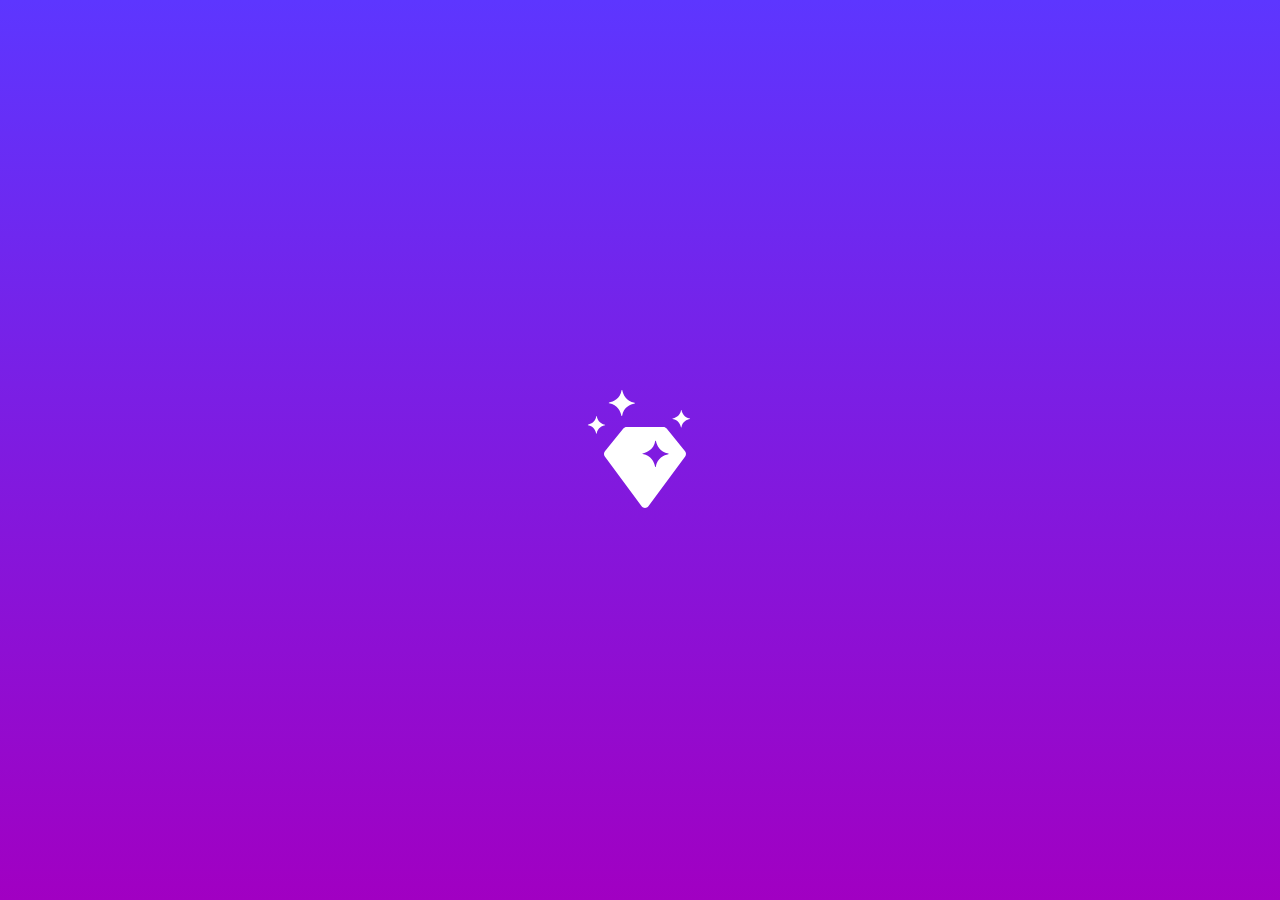
<file: glimmer/index.html>
<head>
  <link rel="stylesheet" href="glimmer.css">
</head>
<body style="margin: 0; background: linear-gradient(180deg, #5D36FF 0%, #A100C2 100%);">
  <aside>
    <svg width="120" height="120" viewBox="0 0 120 120" fill="none" xmlns="http://www.w3.org/2000/svg">
    <path fill-rule="evenodd" clip-rule="evenodd" d="M46.6026 37C45.3357 37 44.1364 37.5715 43.3379 38.5556L24.9405 61.23C23.7324 62.7189 23.6834 64.8368 24.8211 66.3802L61.616 116.29C62.4087 117.365 63.6647 118 65 118C66.3353 118 67.5913 117.365 68.384 116.29L105.179 66.3802C106.317 64.8368 106.268 62.7189 105.06 61.23L86.6621 38.5556C85.8636 37.5715 84.6643 37 83.3974 37H46.6026ZM88.3249 63.5392C79.643 62.0748 76.8647 55.2489 75.9469 50.9797C75.8477 50.5577 75.302 50.5825 75.2276 51.0045C73.764 59.6919 66.9425 62.4719 62.6759 63.3903C62.2543 63.4896 62.2791 64.0357 62.7008 64.1101C71.3827 65.5746 74.1609 72.4004 75.0787 76.6697C75.178 77.0917 75.7237 77.0668 75.7981 76.6449C77.2616 67.9574 84.0832 65.1774 88.3497 64.259C88.7714 64.1598 88.7466 63.6137 88.3249 63.5392Z" fill="white"/>
    <path class="star" d="M101.542 20.3013C102.16 23.126 104.031 27.6422 109.878 28.6111C110.162 28.6604 110.179 29.0217 109.895 29.0874C107.022 29.695 102.428 31.5343 101.442 37.2822C101.392 37.5614 101.024 37.5778 100.958 37.2986C100.34 34.4739 98.4685 29.9578 92.6215 28.9888C92.3375 28.9396 92.3208 28.5783 92.6048 28.5126C95.4782 27.9049 100.072 26.0656 101.058 20.3178C101.108 20.0386 101.476 20.0222 101.542 20.3013Z" fill="white"/>
    <path class="star" d="M42.2811 0.302036C43.1925 4.53904 45.9515 11.3133 54.5733 12.7667C54.9921 12.8406 55.0167 13.3826 54.598 13.4811C50.361 14.3925 43.5867 17.1515 42.1333 25.7733C42.0594 26.1921 41.5174 26.2167 41.4189 25.798C40.5075 21.561 37.7485 14.7867 29.1267 13.3333C28.7079 13.2594 28.6833 12.7174 29.102 12.6189C33.339 11.7075 40.1133 8.94848 41.5667 0.326668C41.6406 -0.0921059 42.1826 -0.116738 42.2811 0.302036Z" fill="white"/>
    <path class="star" d="M16.7874 26.3048C17.395 29.1782 19.2344 33.7722 24.9822 34.7579C25.2614 34.808 25.2778 35.1755 24.9986 35.2423C22.174 35.8604 17.6578 37.7315 16.6889 43.5784C16.6396 43.8624 16.2783 43.8791 16.2126 43.5951C15.605 40.7218 13.7657 36.1277 8.01778 35.1421C7.7386 35.092 7.72218 34.7244 8.00136 34.6576C10.826 34.0395 15.3422 32.1685 16.3111 26.3215C16.3604 26.0375 16.7217 26.0208 16.7874 26.3048Z" fill="white"/>
    </svg>
  </aside>
</body>
</file>
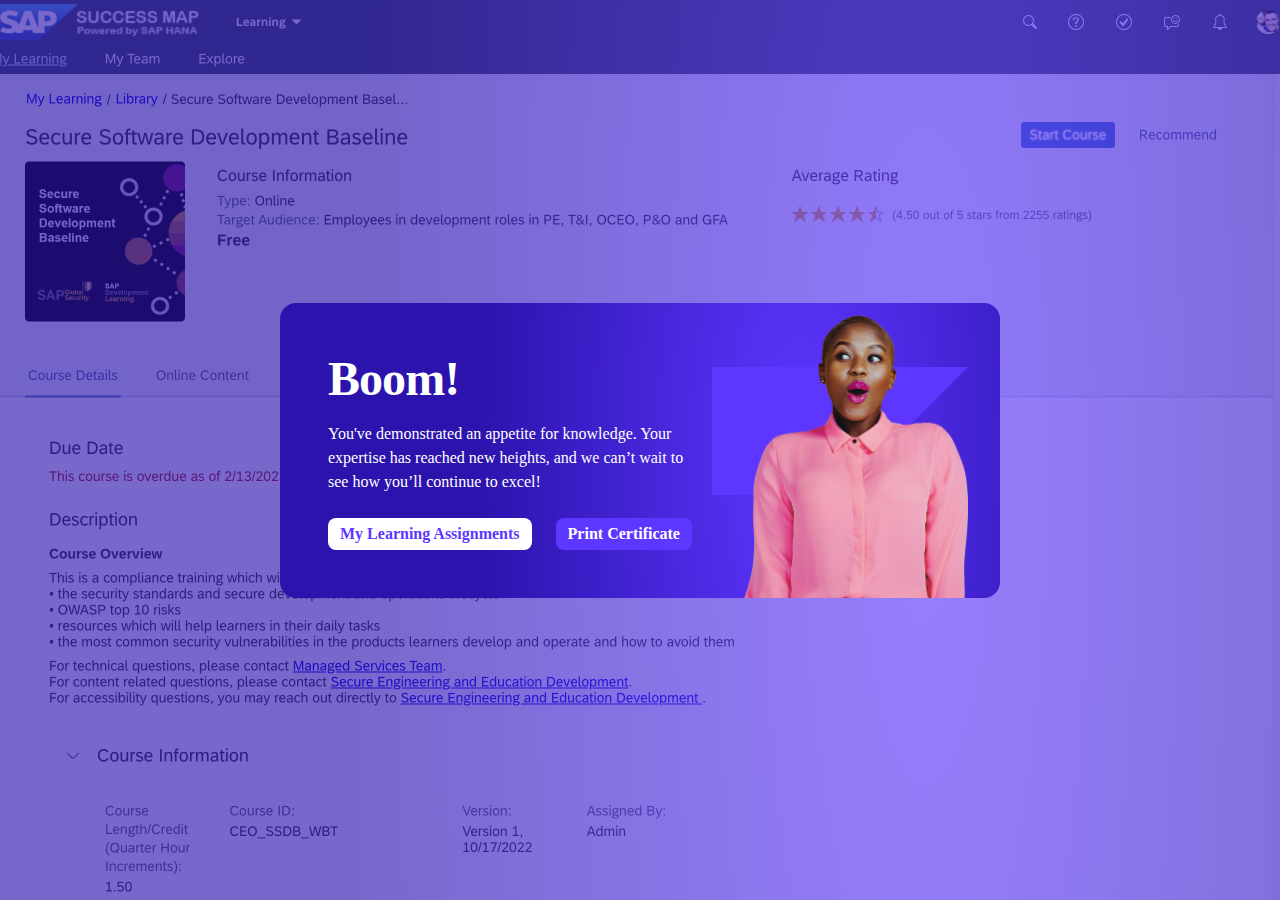
<file: parallax-HXM/index.html>
<!doctype html>
<html>
  <head>
    <title>SAP · You did it!</title>
    <style>
      * {
        margin: 0;
        padding: 0;
        box-sizing: border-box;
      }
      body {
        background: url(course@2x.png);
        background-size: 1366px;
        background-repeat: no-repeat;
        background-position: center top;
      }
      .skrim {
        position: absolute;
        top: 0;
        width: 100%;
        height: 100%;
        background: radial-gradient(44.83% 287.11% at 72.33% 53.21%, #5D36FF 0%, #2C13AD 100%);
        opacity: 64%;
      }
      section {
        position: relative;
        width: 100%;
        height: 100vh;
        overflow: hidden;
        display: flex;
        justify-content: center;
        align-items: center;
      }
      /* section img {
        position: absolute;
        top: 0;
        left: 0;
        width: 100%;
        height: 100%;
        object-fit: cover;
        mix-blend-mode: multiply;
        opacity: 88%;
      } */
      .modal {
        position: relative;
        width: 720px;
        padding: 48px;
        background: radial-gradient(44.83% 287.11% at 72.33% 53.21%, #5D36FF 0%, #2C13AD 100%) /* warning: gradient uses a rotation that is not supported by CSS and may not behave as expected */;
        border-radius: 16px;
        z-index: 99;
        overflow: hidden;
      }
      h1 {
        font-family: '72';
        font-style: normal;
        font-weight: 900;
        font-size: 48px;
        line-height: 55px;
        letter-spacing: -0.02em;
        color: #FFFFFF;
      }
      p {
        width: 360px;
        padding-top: 16px;
        padding-bottom: 24px;
        font-family: '72';
        font-style: normal;
        font-weight: 400;
        font-size: 16px;
        line-height: 24px;
        color: #FFFFFF;
      }
      button.light {
        float: left;
        display: flex;
        flex-direction: row;
        align-items: center;
        padding-top: 4px;
        padding-right: 12px;
        padding-bottom: 4px;
        padding-left: 12px;
        border-radius: 8px;
        font-family: '72';
        font-style: normal;
        font-weight: 600;
        font-size: 16px;
        line-height: 24px;
        color: #5D36FF;
        background-color: #fff;
        border: none;
        margin-right: 24px;
      }
      button.dark {
        float: left;
        display: flex;
        flex-direction: row;
        align-items: center;
        padding-top: 4px;
        padding-right: 12px;
        padding-bottom: 4px;
        padding-left: 12px;
        border-radius: 8px;
        font-family: '72';
        font-style: normal;
        font-weight: 600;
        font-size: 16px;
        line-height: 24px;
        color: #fff;
        background: #5D36FF;
        border: none;
      }
      .person-1 {
        position: absolute;
        right: 32px;
        bottom: 0px;
        width: 203px;
        height: 256px;
        background: url(person-1@2x.png);
        background-size: cover;
        z-index: -1;
      }
      .person-2 {
        position: absolute;
        right: 32px;
        bottom: -40px;
        width: 225px;
        height: 324px;
        background: url(person-2@2x.png);
        background-size: cover;
      }
      .logo {
        position: absolute;
        right: 32px;
        top: 64px;
        width: 256px;
        height: 128px;
        background: url(logo@2x.png);
        background-size: cover;
        z-index: -2;
      }
    </style>
  </head>
  <body>

    <section>
      <div class="modal">
        <h1>Boom!</h1>
        <p>You've demonstrated an appetite for knowledge.  Your expertise has reached new heights, and we can’t wait to see how you’ll continue to excel!</p>
        <button class="light">My Learning Assignments</button>
        <button class="dark">Print Certificate</button>
        <div class="person-2 parallax" data-speed="1.5"></div>
        <div class="logo parallax" data-speed="1"></div>
      </div>
      <!-- <img src="glass-1.png" data-speed="-4" class="layer">
      <img src="glass-2.png" data-speed="2" class="layer">
      <img src="glass-3.png" data-speed="12" class="layer">
      <img src="glass-4.png" data-speed="-8" class="layer">
      <img src="glass-5.png" data-speed="8" class="layer"> -->
    </section>
    <div class="skrim"></div>

    <script type="text/javascript">

      document.addEventListener("mousemove", parallax);
        function parallax(event) {
          this.querySelectorAll(".parallax").forEach((shift) => {
            const position = shift.getAttribute("data-speed");
            const x = (window.innerWidth - event.pageX * position) / 80;
            const y = (window.innerHeight - event.pageY * position) / 20;
            // const s = 1 + ((window.innerHeight - event.pageY) / 1000);
            // console.log(s)
            // const rndInt = Math.floor(Math.random() * 100) + 1
            // console.log(rndInt)
            //
            // shift.style.left = `${rndInt}px`;
            // shift.style.top = `${rndInt}px`;
            shift.style.transform = `translateX(${x}px) translateY(${y}px)`;
          });}
    </script>

  </body>
</html>
</file>
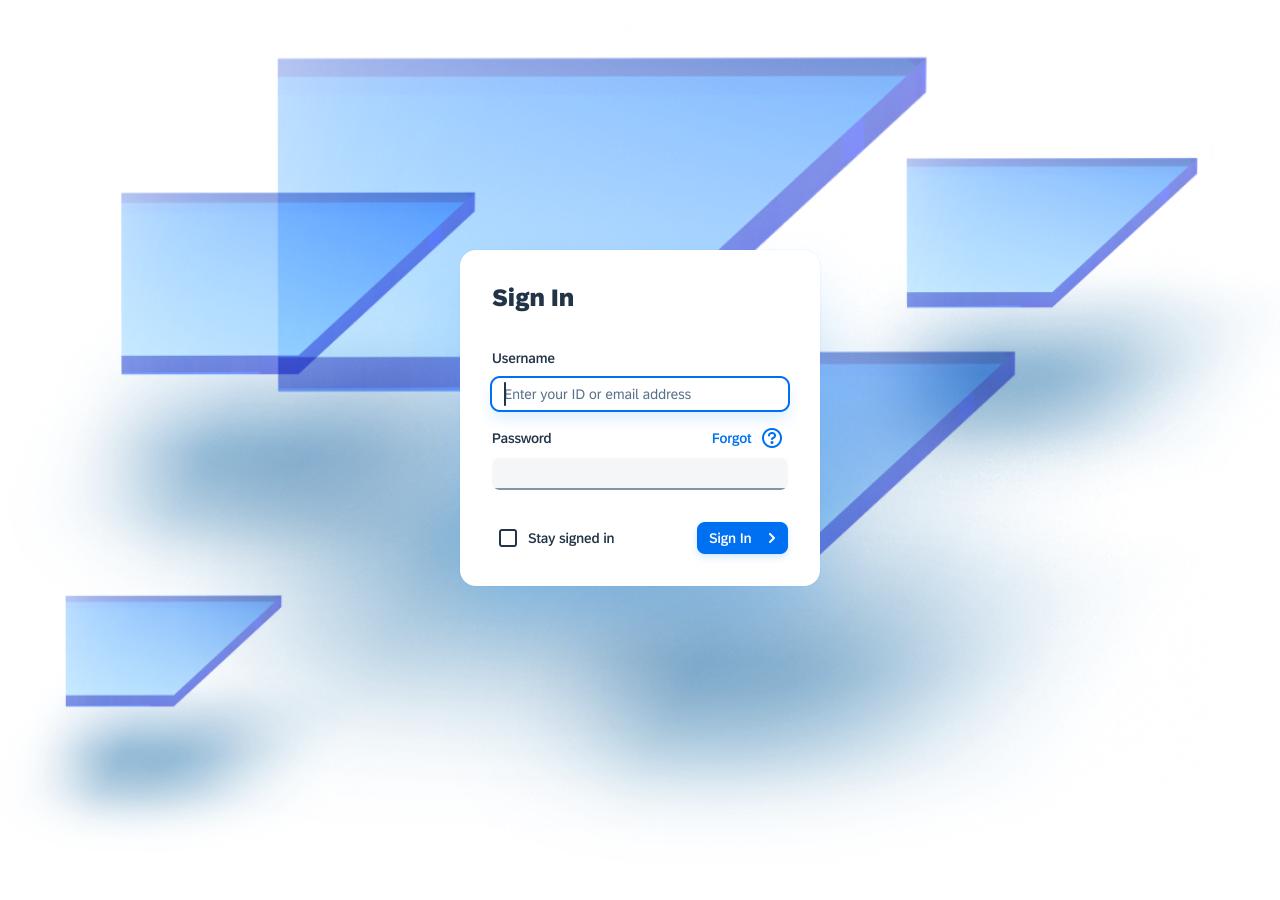
<file: parallax/index.html>
<!doctype html>
<html>
  <head>
    <title>SAP · Sign In</title>
    <style>
      * {
        margin: 0;
        padding: 0;
        box-sizing: border-box;
      }
      body {
        background: #fff;
      }
      section {
        position: relative;
        width: 100%;
        height: 100vh;
        overflow: hidden;
        display: flex;
        justify-content: center;
        align-items: center;
      }
      section img {
        position: absolute;
        top: 0;
        left: 0;
        width: 100%;
        height: 100%;
        object-fit: cover;
        mix-blend-mode: multiply;
        opacity: 88%;
      }

      .modal {
        width: 488px;
        height: 464px;
        background-image: url("modal@2x.png");
        background-size: cover;
        z-index: 99;
      }
    </style>
  </head>
  <body>
    <section>
      <div class="modal"></div>
      <img src="glass-1.png" data-speed="-4" class="layer">
      <img src="glass-2.png" data-speed="2" class="layer">
      <img src="glass-3.png" data-speed="12" class="layer">
      <img src="glass-4.png" data-speed="-8" class="layer">
      <img src="glass-5.png" data-speed="8" class="layer">
    </section>
    <!-- <script type="text/javascript">
      document.addEventListener("mousemove" , parallax);

      function parallax(e){
        this.querySelectorAll('.layer').forEach(Layer => {
          const speed = layer.getAttribute('data-speed')

          const x = (window.innerWidth - e.pageX * speed) / 100
          const y = (window.innerHeight - e.pageY * speed) / 100

          layer.style.transform = 'translateX(${x}px) translateY(${y}px)'
        })

      }
    </script> -->
    <script type="text/javascript">

      document.addEventListener("mousemove", parallax);
        function parallax(event) {
          this.querySelectorAll(".layer").forEach((shift) => {
            const position = shift.getAttribute("data-speed");
            const x = (window.innerWidth - event.pageX * position) / 80;
            const y = (window.innerHeight - event.pageY * position) / 20;
            // const s = 1 + ((window.innerHeight - event.pageY) / 1000);
            // console.log(s)
            // const rndInt = Math.floor(Math.random() * 100) + 1
            // console.log(rndInt)
            //
            // shift.style.left = `${rndInt}px`;
            // shift.style.top = `${rndInt}px`;
            shift.style.transform = `translateX(${x}px) translateY(${y}px)`;
          });}
    </script>
  </body>
</html>
</file>
<file: glimmer/glimmer.css>
aside {
  width: 120px;
  height: 120px;
  position: absolute;
  top: 50%;
  left: 50%;
  margin-left:-60px;
  margin-top:-60px;
}

.star {
  -webkit-animation: glimmerStars 1.2s ease-in-out alternate infinite;
          animation: glimmerStars 1.2s ease-in-out alternate infinite;
}
.star:nth-child(2) {
   transform-origin: 100px 24px;
  -webkit-animation-delay: 0.3s;
          animation-delay: 0.3s;
}
.star:nth-child(3) {
   transform-origin: 42px 0px;
  -webkit-animation-delay: 0.6s;
          animation-delay: 0.6s;
}
.star:nth-child(4) {
   transform-origin: 16px 24px;
  -webkit-animation-delay: 0.9s;
          animation-delay: 0.9s;
}

@-webkit-keyframes glimmerStars {
  0% {
    transform: scale(1);
    opacity: 50%;
  }
  100% {
    transform: scale(1.2);
  }
}

@keyframes glimmerStars {
  0% {
    transform: scale(1);
    opacity: 50%;
  }
  100% {
    transform: scale(1.2);
  }
}
</file>
